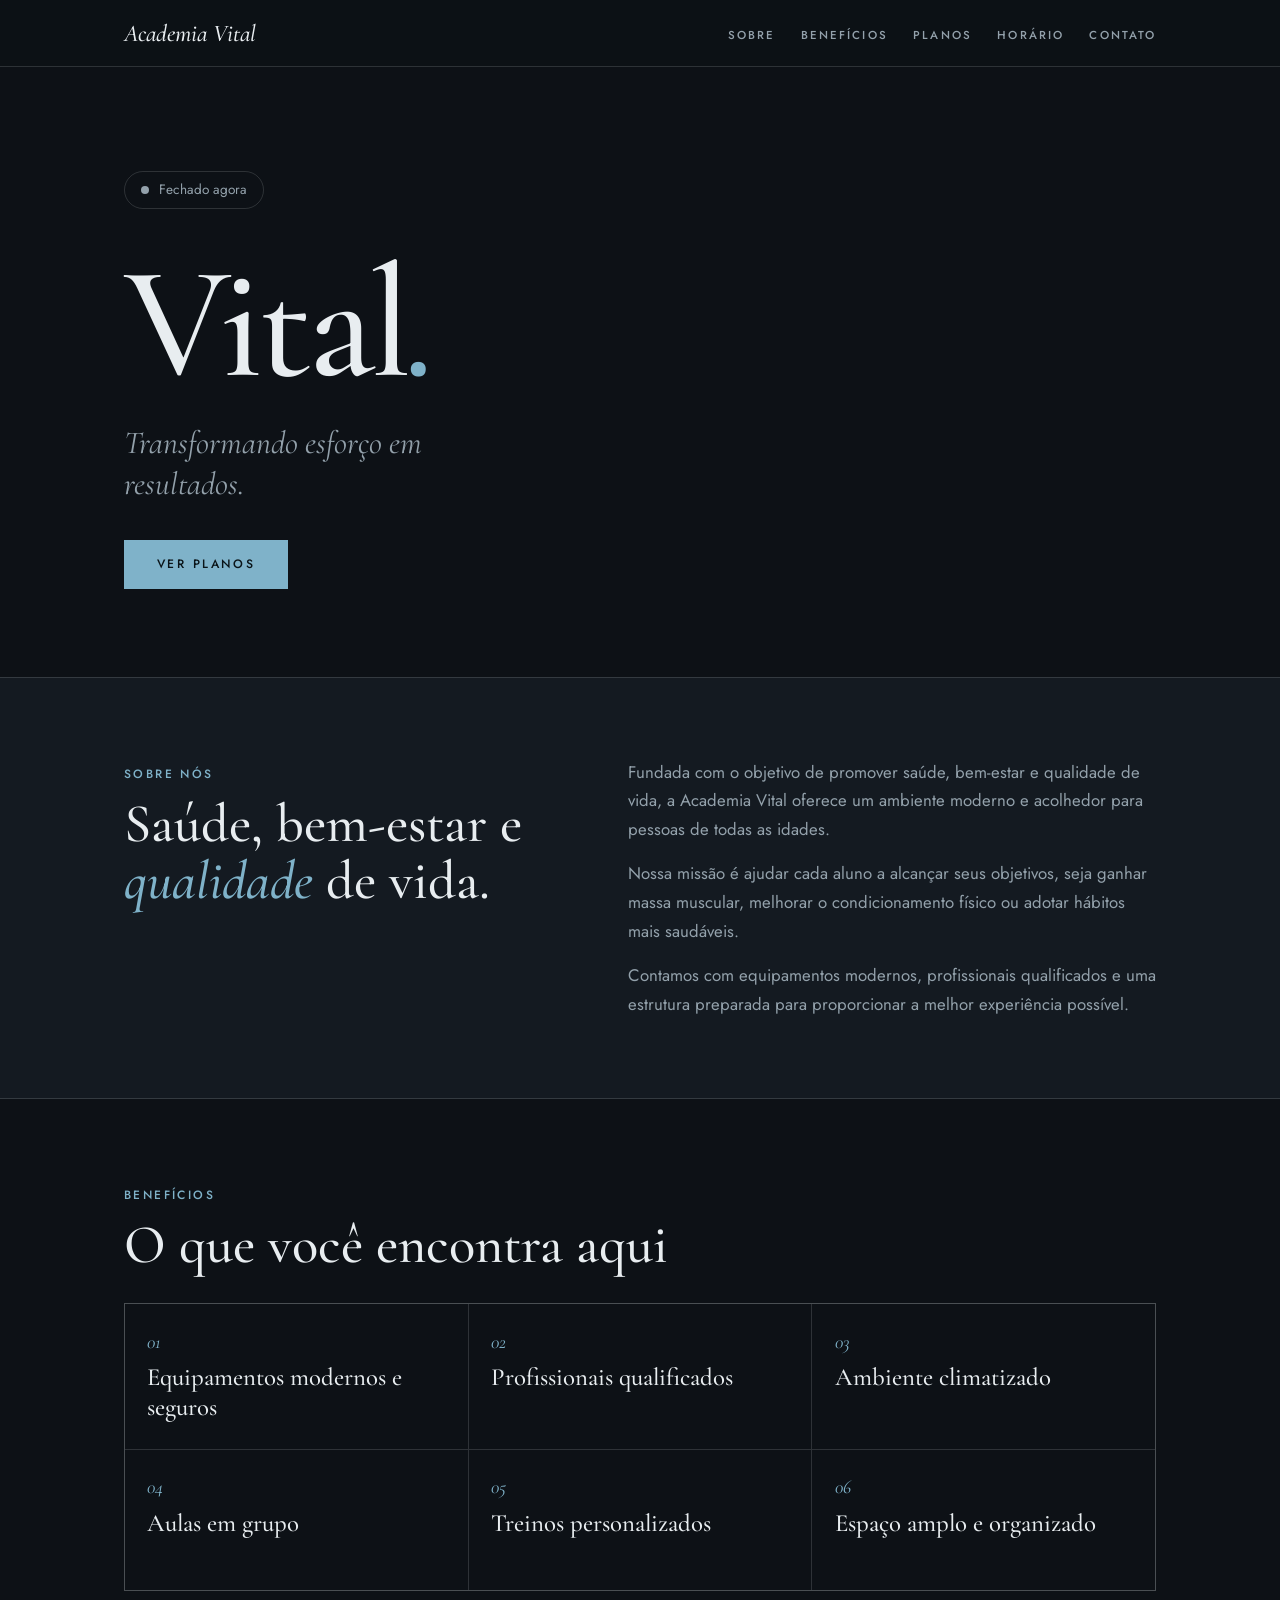
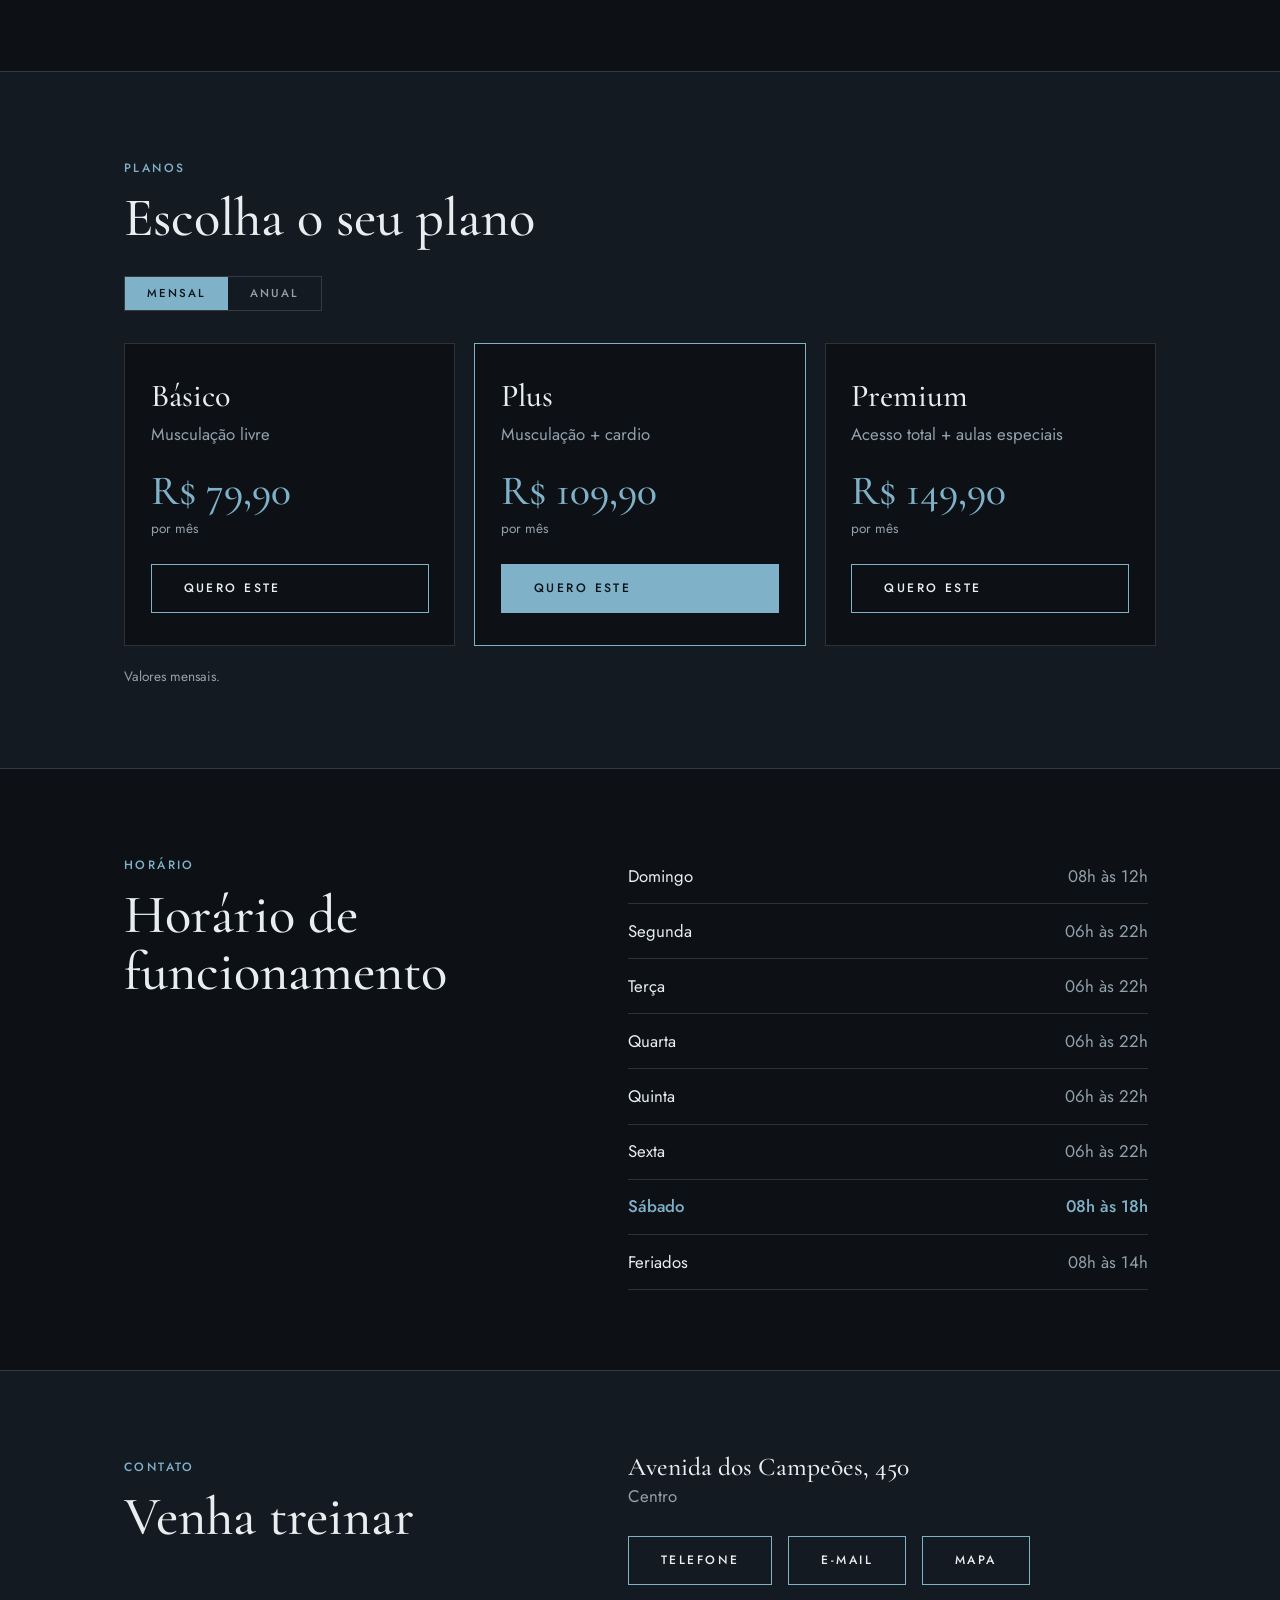
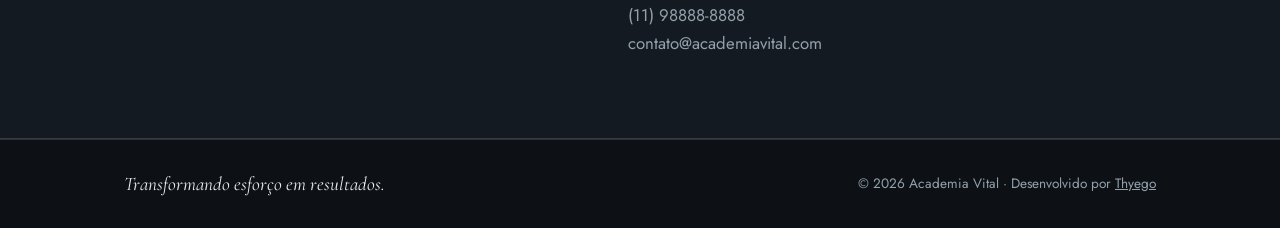
<file: index.html>
<!DOCTYPE html>
<html lang="pt-BR">
<head>
<meta charset="UTF-8">
<meta name="viewport" content="width=device-width, initial-scale=1.0">
<title>Academia Vital | Transformando esforço em resultados</title>
<meta name="description" content="Academia Vital: ambiente moderno e acolhedor, equipamentos modernos e profissionais qualificados. Conheça os planos e horários.">
<meta name="theme-color" content="#0d1116">
<link rel="icon" href="data:image/svg+xml,<svg xmlns='http://www.w3.org/2000/svg' viewBox='0 0 100 100'><text y='.9em' font-size='90'>🏋️</text></svg>">
<link rel="preconnect" href="https://fonts.googleapis.com">
<link rel="preconnect" href="https://fonts.gstatic.com" crossorigin>
<link href="https://fonts.googleapis.com/css2?family=Cormorant+Garamond:ital,wght@0,400;0,500;0,600;1,400;1,500&family=Jost:wght@400;500&display=swap" rel="stylesheet">
<style>
:root{--bg:#0d1116;--panel:#141a21;--ink:#e8edf0;--muted:#93a1ab;--line:rgba(232,237,240,.15);--accent:#7fb2c9;
--serif:"Cormorant Garamond",Georgia,serif;--sans:"Jost","Segoe UI",system-ui,sans-serif}
*{box-sizing:border-box;margin:0;padding:0}
html{scroll-behavior:smooth;scroll-padding-top:76px}
body{background:var(--bg);color:var(--ink);font:400 1.05rem/1.7 var(--sans);-webkit-font-smoothing:antialiased}
a{color:inherit}button{font:inherit;color:inherit}
:focus-visible{outline:2px solid var(--accent);outline-offset:3px}
.wrap{max-width:1080px;margin:0 auto;padding:0 1.5rem}
.label{font:500 .75rem var(--sans);letter-spacing:.2em;text-transform:uppercase;color:var(--accent)}
em{font-style:italic;color:var(--accent)}
section{padding:5rem 0}
h2{font:500 clamp(2.2rem,5vw,3.4rem)/1.05 var(--serif);margin:.6rem 0 1.8rem}

header{position:sticky;top:0;z-index:10;background:rgba(13,17,22,.94);backdrop-filter:blur(8px);border-bottom:1px solid var(--line)}
header .wrap{display:flex;justify-content:space-between;align-items:center;height:66px}
.logo{font:italic 500 1.5rem var(--serif);text-decoration:none}
nav ul{display:flex;gap:1.6rem;list-style:none}
nav a{font:500 .72rem var(--sans);letter-spacing:.18em;text-transform:uppercase;text-decoration:none;color:var(--muted)}
nav a:hover{color:var(--ink)}

.hero{padding:6.5rem 0 5.5rem}
.hero h1{font:500 clamp(4rem,16vw,10rem)/.9 var(--serif);letter-spacing:-.03em;margin:1.2rem 0 1.6rem}
.hero p{font:italic 400 clamp(1.4rem,3.4vw,2rem)/1.3 var(--serif);color:var(--muted);margin-bottom:2.2rem;max-width:24ch}
.status{display:inline-flex;align-items:center;gap:.6rem;padding:.4rem 1rem;border:1px solid var(--line);border-radius:99px;font-size:.85rem;color:var(--muted);margin-bottom:1.5rem}
.dot{width:8px;height:8px;border-radius:50%;background:var(--muted)}
.status.open .dot{background:#7fbf7f}
.btn{display:inline-block;padding:.9rem 2rem;border:1px solid var(--accent);background:none;cursor:pointer;text-decoration:none;font:500 .76rem var(--sans);letter-spacing:.2em;text-transform:uppercase;transition:background .25s,color .25s}
.btn:hover,.btn.fill{background:var(--accent);color:#0a1418}
.btn.fill:hover{background:transparent;color:var(--ink)}
.in{animation:rise .9s cubic-bezier(.2,.7,.2,1) both}
.in:nth-child(2){animation-delay:.1s}.in:nth-child(3){animation-delay:.2s}.in:nth-child(4){animation-delay:.3s}
@keyframes rise{from{opacity:0;transform:translateY(20px)}to{opacity:1;transform:none}}

.two{display:grid;grid-template-columns:1fr 1.2fr;gap:4rem}
.alt{background:var(--panel);border-block:1px solid var(--line)}
.alt p,.two p{color:var(--muted)}.two p+p{margin-top:1rem}

.perks{display:grid;grid-template-columns:repeat(3,1fr);gap:1px;background:var(--line);border:1px solid var(--line);list-style:none}
.perks li{background:var(--bg);padding:1.6rem 1.4rem;min-height:140px;transition:background .3s}
.perks li:hover{background:var(--panel)}
.perks i{font:italic 400 1.2rem var(--serif);color:var(--accent);display:block;margin-bottom:.6rem}
.perks h3{font:500 1.55rem/1.2 var(--serif)}

.toggle{display:inline-flex;border:1px solid var(--line);margin-bottom:2rem}
.toggle button{background:none;border:0;padding:.55rem 1.4rem;font:500 .72rem var(--sans);letter-spacing:.16em;text-transform:uppercase;cursor:pointer;color:var(--muted)}
.toggle button[aria-pressed=true]{background:var(--accent);color:#0a1418}
.plans{display:grid;grid-template-columns:repeat(3,1fr);gap:1.2rem}
.plan{border:1px solid var(--line);padding:2rem 1.6rem;background:var(--bg);display:flex;flex-direction:column;transition:border-color .3s,transform .3s}
.plan:hover{border-color:var(--accent);transform:translateY(-4px)}
.plan.hi{border-color:var(--accent)}
.plan h3{font:500 2rem var(--serif)}
.plan .desc{color:var(--muted);flex:1;margin:.3rem 0 1.4rem}
.plan .val{font:500 2.6rem/1 var(--serif);color:var(--accent)}
.plan .per{font-size:.85rem;color:var(--muted);margin:.3rem 0 1.4rem;min-height:1.5rem}
.nota{margin-top:1.2rem;font-size:.85rem;color:var(--muted)}

table{width:100%;border-collapse:collapse;max-width:520px}
td{padding:.8rem 0;border-bottom:1px solid var(--line)}
td:last-child{text-align:right;color:var(--muted)}
tr.today td{color:var(--accent);font-weight:500}
.social{display:flex;gap:1rem;flex-wrap:wrap;margin:1.6rem 0 1rem}
address{font-style:normal;color:var(--muted)}
address strong{display:block;font:500 1.6rem var(--serif);color:var(--ink)}
footer{padding:2rem 0;border-top:1px solid var(--line);color:var(--muted);font-size:.85rem}
footer .wrap{display:flex;justify-content:space-between;flex-wrap:wrap;gap:.5rem}
footer .lema{font:italic 400 1.2rem var(--serif);color:var(--ink)}

@media (max-width:860px){
  section{padding:3.5rem 0}.hero{padding:4rem 0}
  .two{grid-template-columns:1fr;gap:1.5rem}
  .perks{grid-template-columns:1fr 1fr}
  .plans{grid-template-columns:1fr}
  nav{display:none}
}
@media (max-width:480px){.perks{grid-template-columns:1fr}}
@media (prefers-reduced-motion:reduce){html{scroll-behavior:auto}*{animation:none!important;transition:none!important}}
</style>
</head>
<body>
<header>
  <div class="wrap">
    <a class="logo" href="#inicio">Academia Vital</a>
    <nav aria-label="Principal"><ul>
      <li><a href="#sobre">Sobre</a></li>
      <li><a href="#beneficios">Benefícios</a></li>
      <li><a href="#planos">Planos</a></li>
      <li><a href="#horario">Horário</a></li>
      <li><a href="#contato">Contato</a></li>
    </ul></nav>
  </div>
</header>

<main>
<section class="hero" id="inicio">
  <div class="wrap">
    <div class="in"><span class="status" id="status"><span class="dot"></span><span id="status-txt">Verificando horário…</span></span></div>
    <h1 class="in">Vital<em>.</em></h1>
    <div class="in">
      <p>Transformando esforço em resultados.</p>
      <a class="btn fill" href="#planos">Ver planos</a>
    </div>
  </div>
</section>

<section class="alt" id="sobre">
  <div class="wrap two">
    <div>
      <span class="label">Sobre nós</span>
      <h2>Saúde, bem-estar e <em>qualidade</em> de vida.</h2>
    </div>
    <div>
      <p>Fundada com o objetivo de promover saúde, bem-estar e qualidade de vida, a Academia Vital oferece um ambiente moderno e acolhedor para pessoas de todas as idades.</p>
      <p>Nossa missão é ajudar cada aluno a alcançar seus objetivos, seja ganhar massa muscular, melhorar o condicionamento físico ou adotar hábitos mais saudáveis.</p>
      <p>Contamos com equipamentos modernos, profissionais qualificados e uma estrutura preparada para proporcionar a melhor experiência possível.</p>
    </div>
  </div>
</section>

<section id="beneficios">
  <div class="wrap">
    <span class="label">Benefícios</span>
    <h2>O que você encontra aqui</h2>
    <ul class="perks">
      <li><i>01</i><h3>Equipamentos modernos e seguros</h3></li>
      <li><i>02</i><h3>Profissionais qualificados</h3></li>
      <li><i>03</i><h3>Ambiente climatizado</h3></li>
      <li><i>04</i><h3>Aulas em grupo</h3></li>
      <li><i>05</i><h3>Treinos personalizados</h3></li>
      <li><i>06</i><h3>Espaço amplo e organizado</h3></li>
    </ul>
  </div>
</section>

<section class="alt" id="planos">
  <div class="wrap">
    <span class="label">Planos</span>
    <h2>Escolha o seu plano</h2>
    <div class="toggle" role="group" aria-label="Periodicidade">
      <button id="m" aria-pressed="true">Mensal</button>
      <button id="a" aria-pressed="false">Anual</button>
    </div>
    <div class="plans" id="plans"></div>
    <p class="nota" id="nota">Valores mensais.</p>
  </div>
</section>

<section id="horario">
  <div class="wrap two">
    <div>
      <span class="label">Horário</span>
      <h2>Horário de funcionamento</h2>
    </div>
    <div><table id="horarios"></table></div>
  </div>
</section>

<section class="alt" id="contato">
  <div class="wrap two">
    <div>
      <span class="label">Contato</span>
      <h2>Venha treinar</h2>
    </div>
    <div>
      <address><strong>Avenida dos Campeões, 450</strong>Centro</address>
      <div class="social">
        <a class="btn" href="tel:+5511988888888">Telefone</a>
        <a class="btn" href="mailto:contato@academiavital.com">E-mail</a>
        <a class="btn" href="https://www.google.com/maps/search/?api=1&query=Avenida+dos+Campe%C3%B5es+450+Centro">Mapa</a>
      </div>
      <address>(11) 98888-8888<br>contato@academiavital.com</address>
    </div>
  </div>
</section>
</main>

<footer>
  <div class="wrap">
    <span class="lema">Transformando esforço em resultados.</span>
    <span>© 2026 Academia Vital · Desenvolvido por <a href="https://thyego17.github.io/Portif-lio/">Thyego</a></span>
  </div>
</footer>

<script>
const PLANS=[
  ["Básico","Musculação livre",79.90,false],
  ["Plus","Musculação + cardio",109.90,true],
  ["Premium","Acesso total + aulas especiais",149.90,false]
];
const brl=n=>n.toLocaleString("pt-BR",{style:"currency",currency:"BRL"});
const box=document.getElementById("plans"),nota=document.getElementById("nota"),bm=document.getElementById("m"),ba=document.getElementById("a");
function plans(anual){
  bm.setAttribute("aria-pressed",!anual);ba.setAttribute("aria-pressed",anual);
  box.innerHTML=PLANS.map(p=>`<article class="plan${p[3]?" hi":""}"><h3>${p[0]}</h3><p class="desc">${p[1]}</p><div class="val">${brl(anual?p[2]*10:p[2])}</div><div class="per">${anual?"por ano ("+brl(p[2]*10/12)+" por mês)":"por mês"}</div><a class="btn${p[3]?" fill":""}" href="#contato">Quero este</a></article>`).join("");
  nota.textContent=anual?"No plano anual você paga 10 meses e usa 12. Condição de exemplo para demonstração.":"Valores mensais.";
}
bm.addEventListener("click",()=>plans(false));ba.addEventListener("click",()=>plans(true));
plans(false);

const HOURS=[["Domingo",8,12],["Segunda",6,22],["Terça",6,22],["Quarta",6,22],["Quinta",6,22],["Sexta",6,22],["Sábado",8,18]];
const f=h=>String(h).padStart(2,"0")+"h";
const now=new Date(),d=now.getDay(),h=now.getHours()+now.getMinutes()/60;
document.getElementById("horarios").innerHTML=HOURS.map((r,i)=>`<tr class="${i===d?"today":""}"><td>${r[0]}</td><td>${f(r[1])} às ${f(r[2])}</td></tr>`).join("")+`<tr><td>Feriados</td><td>08h às 14h</td></tr>`;
const t=HOURS[d],open=h>=t[1]&&h<t[2];
document.getElementById("status").classList.toggle("open",open);
document.getElementById("status-txt").textContent=open?"Aberto agora":"Fechado agora";
</script>
</body>
</html>
</file>
